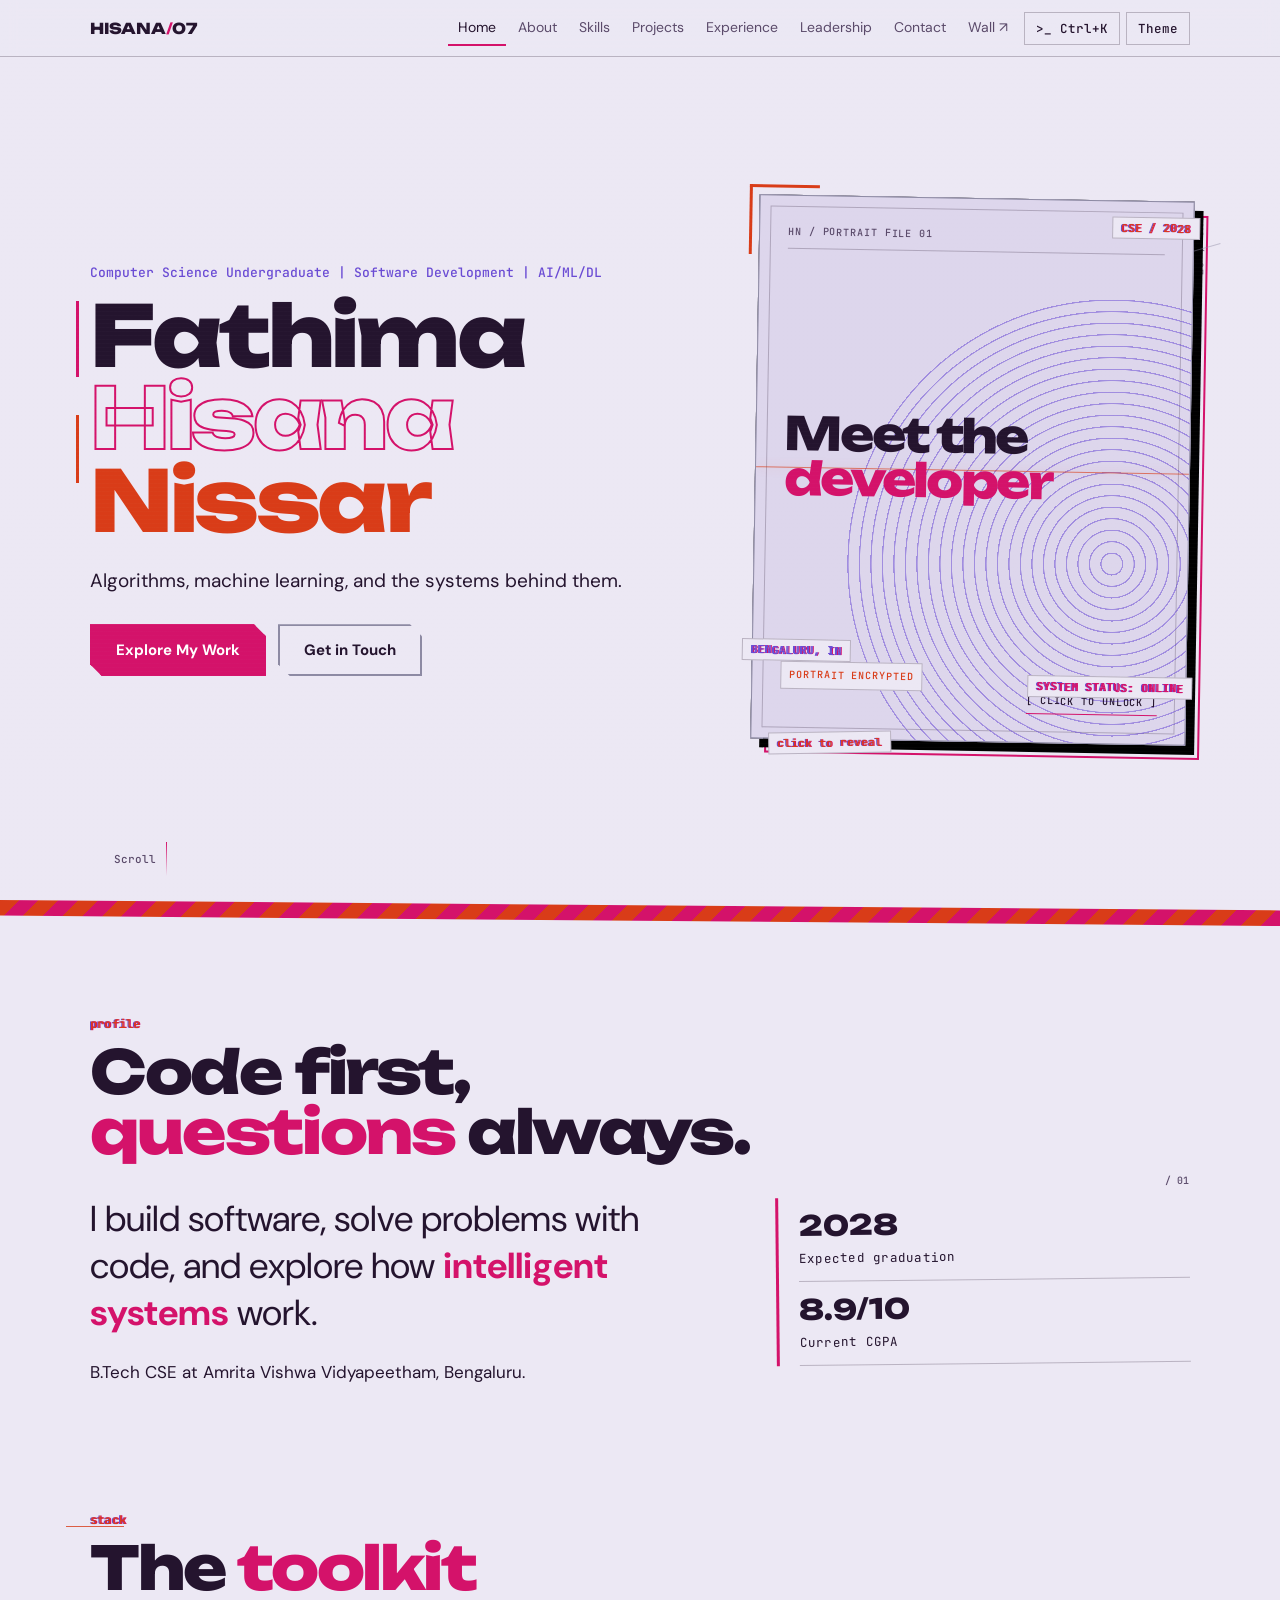
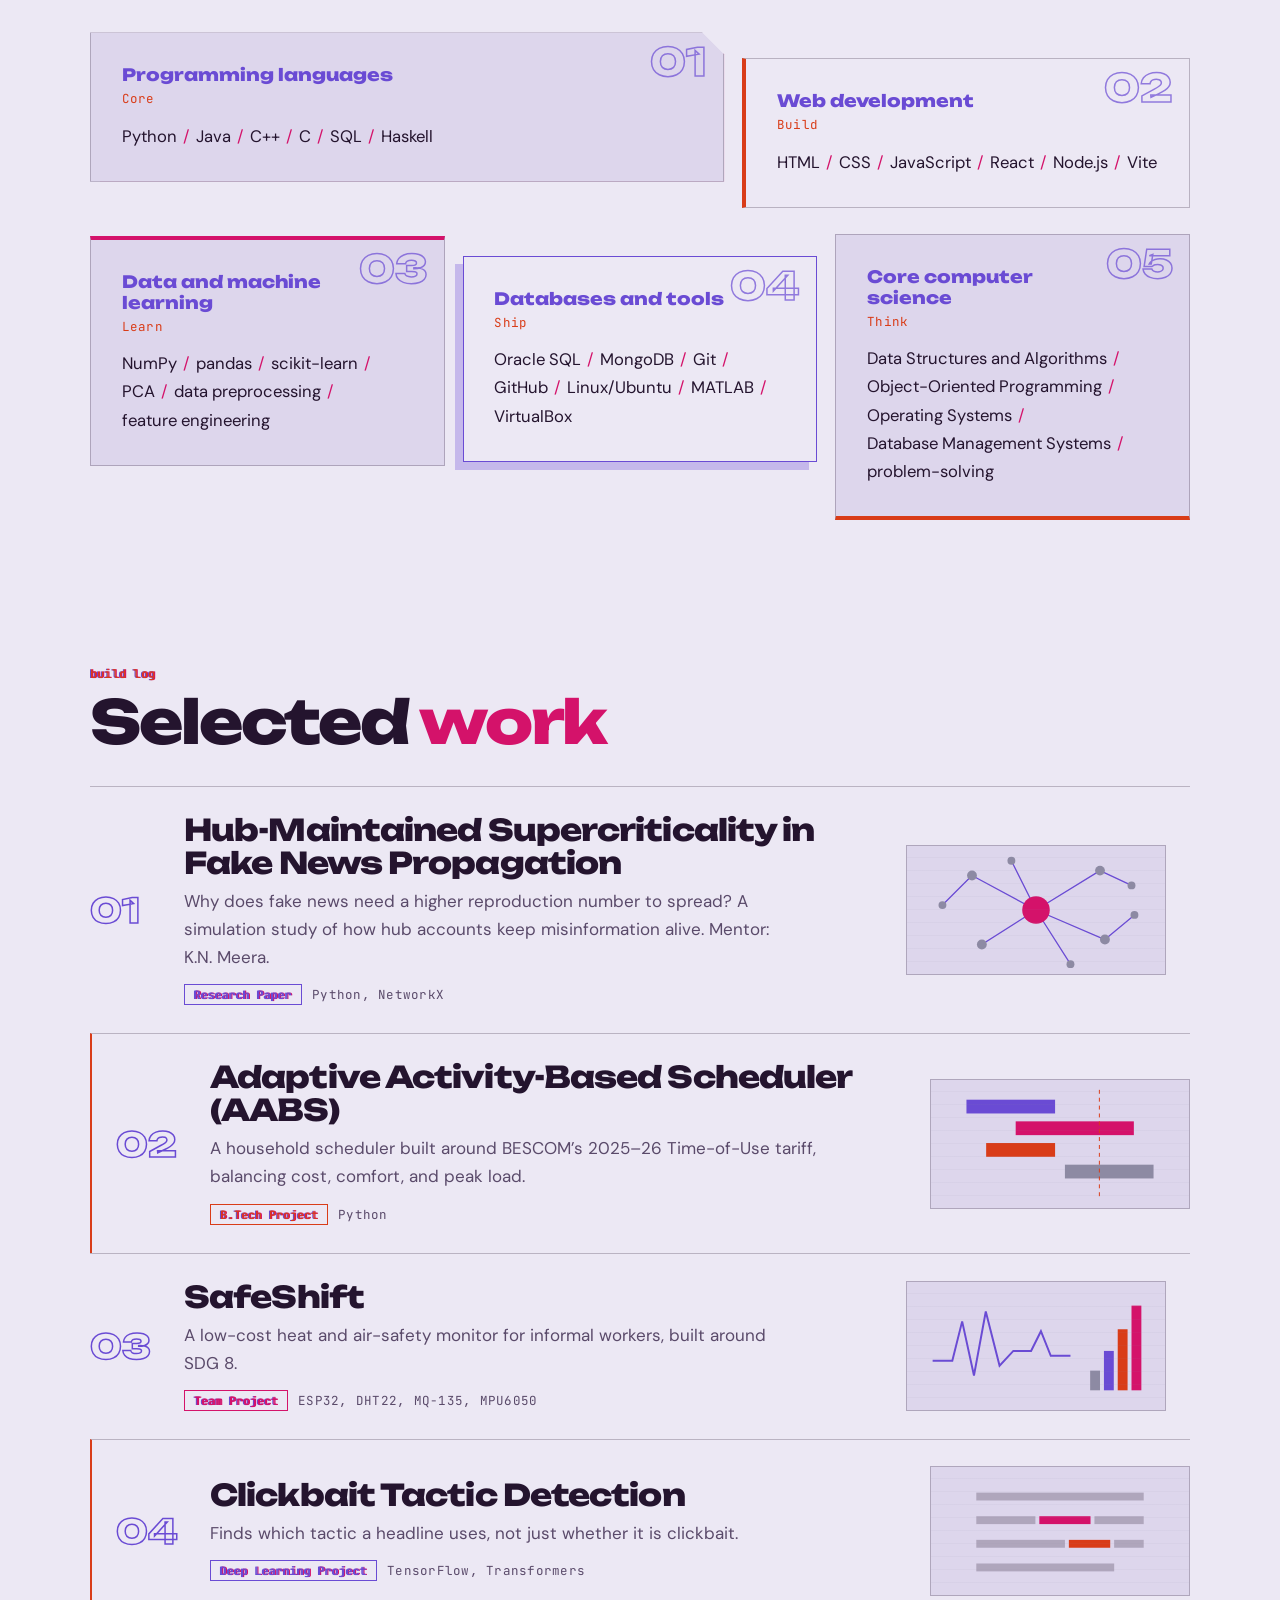
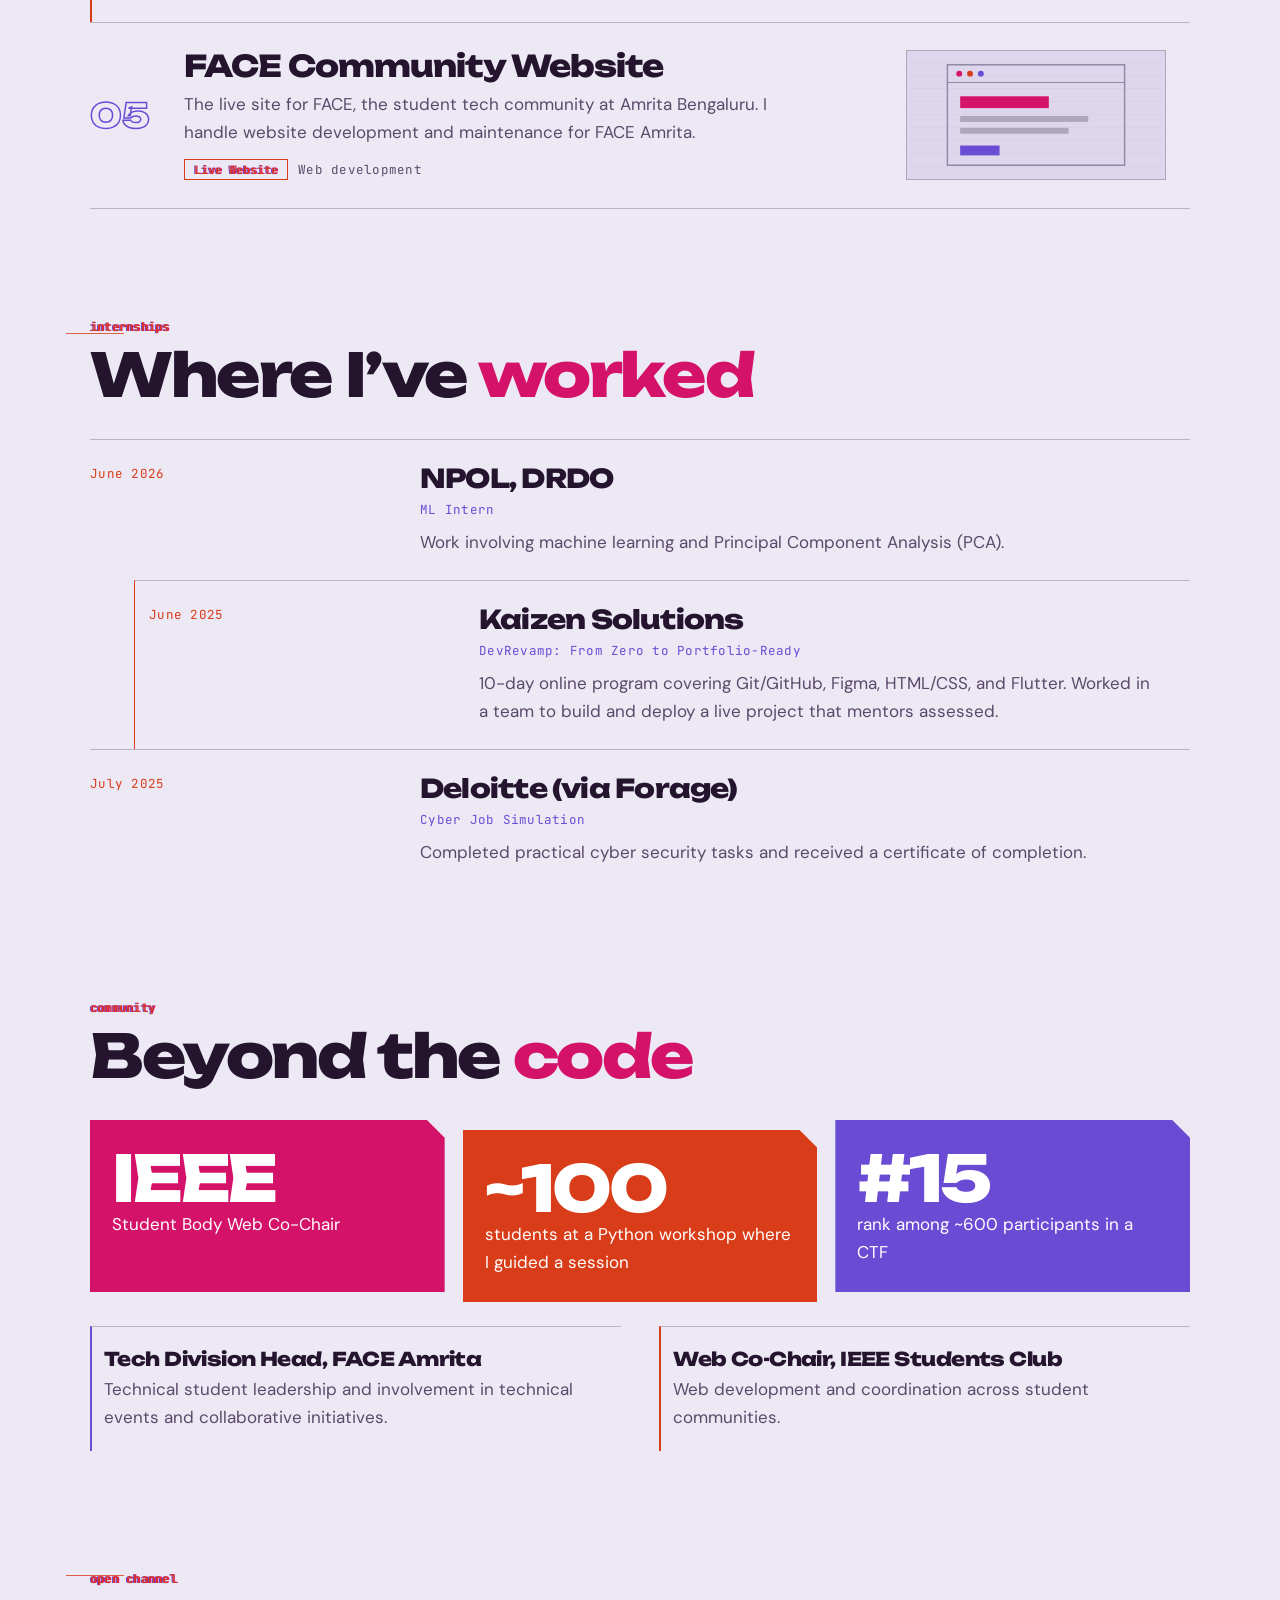
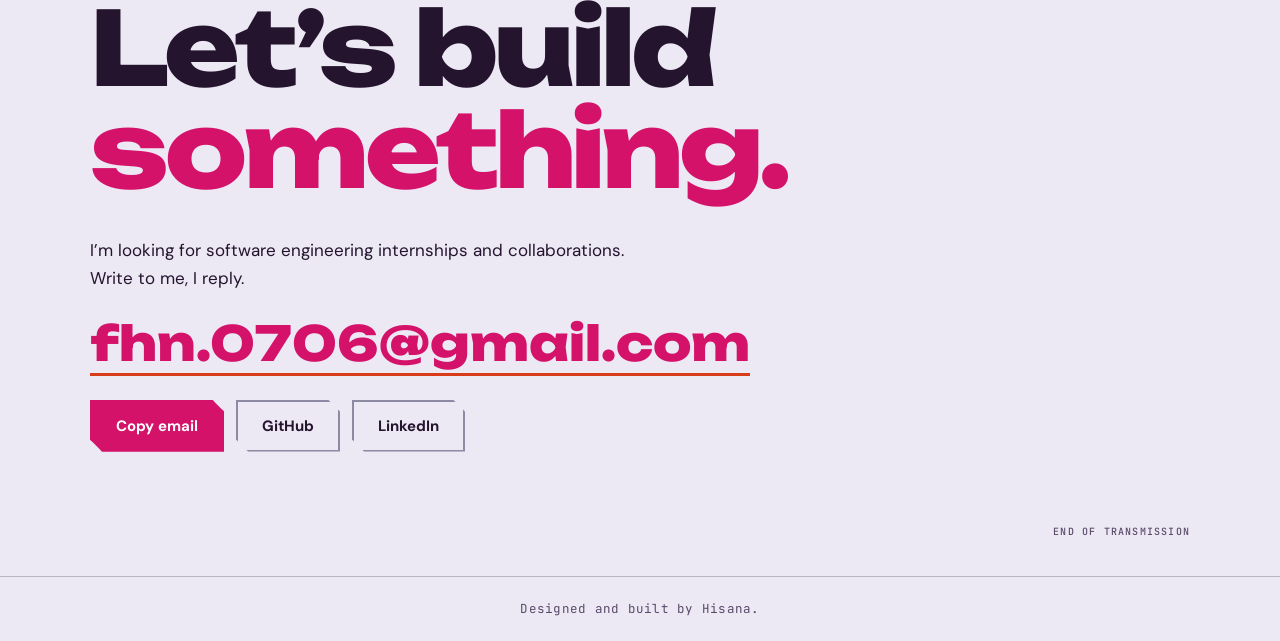
<file: repo/index.html>
<!DOCTYPE html>
<html lang="en">
<head>
<meta charset="utf-8">
<meta name="viewport" content="width=device-width, initial-scale=1, viewport-fit=cover">
<title>Fathima Hisana Nissar | Software, AI/ML/DL</title>
<meta name="description" content="Portfolio of Fathima Hisana Nissar, a Computer Science undergraduate at Amrita Vishwa Vidyapeetham, Bengaluru.">
<script>try{var t=localStorage.getItem("theme");if(!t)t=matchMedia("(prefers-color-scheme: light)").matches?"light":"dark";document.documentElement.dataset.theme=t}catch(e){document.documentElement.dataset.theme="dark"}</script>
<link rel="preconnect" href="https://fonts.googleapis.com">
<link href="https://fonts.googleapis.com/css2?family=Unbounded:wght@400;800&family=DM+Sans:ital,wght@0,400;0,500;0,700;1,400&family=JetBrains+Mono:wght@400;500&display=swap" rel="stylesheet">
<link rel="stylesheet" href="css/styles.css">
<link rel="icon" href="favicon.ico" sizes="any">
<link rel="icon" type="image/png" sizes="48x48" href="favicon-48.png">
<link rel="icon" type="image/png" sizes="192x192" href="favicon-192.png">
<link rel="apple-touch-icon" href="apple-touch-icon.png">
<script type="application/ld+json">{"@context":"https://schema.org","@type":"WebSite","name":"Hisana","alternateName":"Fathima Hisana Nissar","url":"https://hisana.runs-at.dev/"}</script>
</head>
<body>
<div class="boot" id="boot" role="status" aria-label="Portfolio initialization">
  <div class="boot-frame">
    <div class="boot-top"><span>HN / SYSTEM INIT</span><span>BUILD 07</span></div>
    <p class="boot-kicker">INTERFACE INITIALIZATION <span>///</span> VISUAL MODULES</p>
    <div class="boot-title" aria-hidden="true">SYSTEM<span>_</span></div>
    <div class="boot-log" aria-live="polite"><span>01</span> initializing interface <b>OK</b><br><span>02</span> loading visual modules <b>OK</b><br><span>03</span> establishing connection <b class="boot-live">READY</b></div>
    <div class="boot-track"><i></i></div>
    <button class="boot-skip" id="bootSkip" type="button">SKIP INTRO ↗</button>
  </div>
</div>
<div id="bars" aria-hidden="true"><i></i><i></i><i></i><i></i></div>
<header class="nav"><div class="wrap">
<a class="logo" href="#home">HISANA<i>/</i>07</a>
<nav class="links" id="links" aria-label="Main">
<a href="#home" class="on">Home</a><a href="#about">About</a><a href="#skills">Skills</a><a href="#projects">Projects</a><a href="#experience">Experience</a><a href="#leadership">Leadership</a><a href="#contact">Contact</a><a href="wall.html">Wall ↗</a>
</nav>
<button class="ib" id="ot" aria-label="Open command interface">&gt;_ Ctrl+K</button>
<button class="ib" id="th" aria-label="Toggle light and dark theme">Theme</button>
<button class="ib" id="burger" aria-expanded="false" aria-controls="links" aria-label="Open menu">Menu</button>
</div></header>

<main>
<div class="wrap">
<div class="hero" id="home">
<div>
<p class="role">Computer Science Undergraduate | Software Development | AI/ML/DL</p>
<h1 id="h1"><span class="gl" data-t="Fathima">Fathima</span><span class="gl o" data-t="Hisana">Hisana</span><span class="gl c" data-t="Nissar">Nissar</span></h1>
<p class="intro">Algorithms, machine learning, and the systems behind them.</p>
<div class="cta"><a class="btn" href="#projects">Explore My Work</a><a class="btn o" href="#contact">Get in Touch</a></div>
</div>
<div class="por locked" id="por" role="button" tabindex="0" aria-label="Unlock portrait: Meet the developer"><div class="f" aria-hidden="true"></div><div class="portrait-lock" aria-hidden="false"><span class="lock-index">HN / PORTRAIT FILE 01</span><h2>Meet the<br><em>developer</em></h2><div class="lock-rings" aria-hidden="true"></div><span class="lock-status">PORTRAIT ENCRYPTED</span><span class="lock-action">[ CLICK TO UNLOCK ]</span></div><div class="portrait-caption">FATHIMA HISANA NISSAR <span>///</span> CSE / 2028</div><div class="o1"></div><div class="o2"></div>
<span class="tag t1" aria-hidden="true">CSE / 2028</span><span class="tag t2" aria-hidden="true">BENGALURU, IN</span><span class="tag t3" aria-hidden="true">SYSTEM STATUS: ONLINE</span><span class="tag t4" aria-hidden="true">click to reveal</span></div>
<div class="cue">Scroll</div>
</div>
</div>
<div class="band" aria-hidden="true"></div>

<div class="wrap">
<section id="about"><span class="eyebrow m">profile</span><h2>Code first,<br><em>questions</em> always.</h2>
<div class="about">
<div>
<p class="big">I build software, solve problems with code, and explore how <b>intelligent systems</b> work.</p>
<p>B.Tech CSE at Amrita Vishwa Vidyapeetham, Bengaluru.</p>
</div>
<div class="ed"><div><b>2028</b><span class="m">Expected graduation</span></div><div><b>8.9/10</b><span class="m">Current CGPA</span></div></div>
</div></section>

<section id="skills"><span class="eyebrow m">stack</span><h2>The <em>toolkit</em></h2>
<div class="sk" id="skg"></div></section>

<section id="projects"><span class="eyebrow m">build log</span><h2>Selected <em>work</em></h2>
<div id="pl"></div></section>

<section id="experience"><span class="eyebrow m">internships</span><h2>Where I’ve <em>worked</em></h2>
<div id="exl"></div></section>

<section id="leadership"><span class="eyebrow m">community</span><h2>Beyond the <em>code</em></h2>
<div class="nums" id="nm"></div>
<div class="lead" id="ll"></div></section>

<section id="contact"><span class="eyebrow m">open channel</span><h2>Let’s build<br><em>something.</em></h2>
<p style="max-width:32em">I’m looking for software engineering internships and collaborations. Write to me, I reply.</p>
<a class="mail" href="mailto:fhn.0706@gmail.com" id="mail">fhn.0706@gmail.com</a>
<div class="cl"><button class="btn" id="cp">Copy email</button><a class="btn o" href="https://github.com/Hisana-07" target="_blank" rel="noopener">GitHub</a><a class="btn o" href="https://linkedin.com/in/hisana-nissar-736b7936b" target="_blank" rel="noopener">LinkedIn</a></div>
<p class="m" id="cps" role="status" style="margin-top:14px;color:var(--lil)"></p>
</section>
</div>
</main>
<footer class="m">Designed and built by Hisana.</footer>

<dialog id="dlg"><span class="st" id="ds"></span><h3 id="dt"></h3><div id="demo"></div><ul id="dl"></ul><p class="m" id="dg" style="color:var(--lil)"></p><p id="dk"></p><form method="dialog"><button class="btn">Close</button></form></dialog>

<div id="term" aria-hidden="true"><div class="tp" role="dialog" aria-label="Command interface">
<header><span class="m">hisana@portfolio: ~</span><button id="ct">Close (Esc)</button></header>
<div id="out" aria-live="polite"></div><div id="sug"></div>
<div id="line"><span>$</span><input id="cmd" autocomplete="off" autocapitalize="off" spellcheck="false" aria-label="Command"></div>
</div></div>
<script src="js/data.js"></script>
<script src="js/main.js"></script>
</body>
</html>
</file>
<file: repo/css/styles.css>
:root{--bg:#17131D;--bg2:#24202A;--ink:#F4EAF2;--mute:#b6abc2;--mag:#FF3D91;--cor:#FF684A;--lil:#B8A1FF;--sil:#D3D3DF;--line:rgba(211,211,223,.22);--on:#17131D;--pimg:url(../assets/portrait.webp);
--d:"Unbounded","Arial Black",sans-serif;--b:"DM Sans",system-ui,sans-serif;--m:"JetBrains Mono",ui-monospace,monospace;
box-sizing:border-box;padding-top:env(safe-area-inset-top,0px);padding-bottom:env(safe-area-inset-bottom,0px)}
:root[data-theme="light"]{--bg:#ECE8F4;--bg2:#DDD6EC;--ink:#24142E;--mute:#5a4a6a;--mag:#D4126A;--cor:#D93C18;--lil:#6A4BD4;--sil:#8d8aa3;--line:rgba(36,20,46,.25);--on:#fff}
*{box-sizing:border-box}
html{scroll-behavior:smooth;scroll-padding-top:80px}
body{margin:0;background:var(--bg);color:var(--ink);font:400 17px/1.65 var(--b);overflow-x:hidden}
body::after{content:"";position:fixed;inset:0;pointer-events:none;z-index:60;background:repeating-linear-gradient(0deg,rgba(255,255,255,.025) 0 1px,transparent 1px 4px);opacity:.6}
a{color:var(--mag)}
:focus-visible{outline:3px solid var(--lil);outline-offset:3px}
.m{font-family:var(--m);font-size:12.5px;letter-spacing:.02em}
.wrap{max-width:1180px;margin:0 auto;padding:0 24px}
header.nav{position:fixed;top:0;left:0;right:0;z-index:40;padding-top:env(safe-area-inset-top,0px);background:color-mix(in srgb,var(--bg) 85%,transparent);backdrop-filter:blur(8px);border-bottom:1px solid var(--line)}
.nav .wrap{display:flex;align-items:center;gap:6px;height:56px}
.logo{font:800 15px var(--d);margin-right:auto;color:var(--ink);text-decoration:none}
.logo i{color:var(--mag);font-style:normal}
.links{display:flex;gap:2px}
.links a{color:var(--mute);text-decoration:none;font-size:14px;padding:6px 10px}
.links a:hover,.links a.on{color:var(--ink);box-shadow:inset 0 -2px var(--mag)}
.ib{background:transparent;border:1px solid var(--line);color:var(--ink);font:500 12.5px var(--m);padding:7px 11px;cursor:pointer}
.ib:hover{border-color:var(--mag);color:var(--mag)}
#burger{display:none}
.hero{min-height:100vh;display:grid;grid-template-columns:1.35fr 1fr;gap:36px;align-items:center;padding:110px 0 70px;position:relative}
h1{font:800 clamp(34px,6.6vw,92px)/.98 var(--d);letter-spacing:-.04em;margin:0 0 22px}
h1 span{display:block}
h1 .o{color:transparent;-webkit-text-stroke:2px var(--mag)}
h1 .c{color:var(--cor)}
.gl{position:relative}
.gl::before,.gl::after{content:attr(data-t);position:absolute;left:0;top:0;width:100%;opacity:0;pointer-events:none;-webkit-text-stroke:0}
.gl::before{color:var(--mag)}.gl::after{color:var(--lil)}
.gl.go{animation:gB .5s steps(1)}
.gl.go::before{animation:gA .5s steps(1) both}
.gl.go::after{animation:gC .5s steps(1) both}
@keyframes gB{0%{text-shadow:5px 0 var(--cor);transform:translateX(-4px)}16%{text-shadow:-4px 2px var(--cor);transform:translateX(5px) skewX(-6deg);opacity:.8}32%{text-shadow:3px 0 var(--cor);transform:translateX(-2px);opacity:1}48%{opacity:.6;transform:translateX(3px)}64%{text-shadow:-3px 0 var(--cor);transform:none;opacity:1}82%{text-shadow:2px 0 var(--cor)}100%{text-shadow:none;transform:none;opacity:1}}
@keyframes gA{0%{opacity:1;clip-path:inset(8% 0 72% 0);transform:translate(-9px,0)}16%{clip-path:inset(58% 0 12% 0);transform:translate(8px,-2px)}32%{clip-path:inset(30% 0 44% 0);transform:translate(-6px,0)}48%{clip-path:inset(76% 0 4% 0);transform:translate(7px,0)}64%{clip-path:inset(0 0 86% 0);transform:translate(-4px,0)}82%{clip-path:inset(40% 0 40% 0);transform:translate(3px,0)}100%{opacity:0;clip-path:inset(0);transform:none}}
@keyframes gC{0%{opacity:1;clip-path:inset(66% 0 10% 0);transform:translate(9px,0)}16%{clip-path:inset(14% 0 66% 0);transform:translate(-8px,2px)}32%{clip-path:inset(48% 0 28% 0);transform:translate(6px,0)}48%{clip-path:inset(4% 0 80% 0);transform:translate(-7px,0)}64%{clip-path:inset(82% 0 0 0);transform:translate(4px,0)}82%{clip-path:inset(24% 0 56% 0);transform:translate(-3px,0)}100%{opacity:0;clip-path:inset(0);transform:none}}
#bars{position:fixed;inset:0;pointer-events:none;z-index:70;overflow:hidden}
#bars i{position:absolute;left:0;right:0;top:0;opacity:0}
#bars i:nth-child(1){height:4px;background:var(--mag)}#bars i:nth-child(2){height:9px;background:var(--cor)}#bars i:nth-child(3){height:3px;background:var(--lil)}#bars i:nth-child(4){height:6px;background:var(--sil)}
body.breach #bars i{animation:sw .6s linear both}
body.breach #bars i:nth-child(2){animation-delay:.07s}body.breach #bars i:nth-child(3){animation-delay:.14s}body.breach #bars i:nth-child(4){animation-delay:.04s}
@keyframes sw{0%{transform:translateY(-4vh);opacity:0}10%{opacity:.9}90%{opacity:.9}100%{transform:translateY(104vh);opacity:0}}
.por .sl{opacity:0;pointer-events:none}
body.breach .por .sl{animation:sl .6s steps(1) both}
@keyframes sl{0%{opacity:1;transform:translateX(var(--x))}25%{transform:translateX(calc(var(--x) * -.8))}50%{transform:translateX(calc(var(--x) * .5))}75%{transform:translateX(calc(var(--x) * -.2))}100%{opacity:0;transform:none}}
body.breach .role,body.breach .intro,body.breach .logo{animation:gX .6s steps(1)}
@keyframes gX{0%{transform:translateX(-5px);text-shadow:3px 0 var(--mag),-3px 0 var(--lil)}20%{transform:translateX(6px);text-shadow:-4px 0 var(--cor),3px 0 var(--lil)}40%{transform:translateX(-3px);text-shadow:3px 0 var(--mag)}60%{transform:translateX(4px)}80%{transform:translateX(-1px);text-shadow:2px 0 var(--lil)}100%{transform:none;text-shadow:none}}
.logo{display:inline-block}
.por .t4{bottom:-12px;left:22px;color:var(--cor)}
.por .tag,.eyebrow,.st{text-shadow:1px 0 var(--mag),-1px 0 var(--lil)}
.demo{border:1px solid var(--line);background:var(--bg2);padding:14px;margin:0 0 18px}
.dc{display:flex;gap:8px;flex-wrap:wrap;margin:6px 0}
.dm{margin:8px 0 0;color:var(--lil)}
.demo input[type=text]{width:100%;background:var(--bg);color:var(--ink);border:1px solid var(--line);padding:10px;font:inherit}
.demo input[type=range]{width:100%;accent-color:var(--mag);display:block}
.demo label{display:block;margin:10px 0 2px;font-size:14px}
.sr{display:grid;grid-template-columns:104px 1fr;gap:8px;align-items:center;margin:5px 0;font-size:13px}
.sr .tr{height:20px;position:relative;border:1px solid var(--line);background:linear-gradient(90deg,transparent 75%,color-mix(in srgb,var(--mag) 30%,transparent) 75% 91.67%,transparent 91.67%)}
.sr .bar{position:absolute;top:2px;bottom:2px;background:var(--cor);transition:left .5s,width .5s}
.lv{display:inline-block;padding:3px 12px;font:700 14px var(--m);background:var(--lil);color:var(--on)}
.lv.l1{background:var(--sil)}.lv.l2{background:var(--cor)}.lv.l3{background:var(--mag)}
.stp{display:flex;gap:6px;flex-wrap:wrap;margin-top:8px}
.stp span{font:500 12px var(--m);padding:3px 8px;border:1px solid var(--line);color:var(--mute)}
.stp span.on{border-color:var(--mag);color:var(--mag)}
.tg{display:inline-block;font:500 12.5px var(--m);padding:3px 10px;margin:4px 6px 0 0;background:var(--mag);color:var(--on)}
.tr .bar,.ib{touch-action:manipulation}
dialog form{margin-top:18px}
.hit{animation:gH .4s steps(1)}
@keyframes gH{0%{transform:translateX(-6px);text-shadow:4px 0 var(--mag),-4px 0 var(--lil)}33%{transform:translateX(5px);text-shadow:-3px 0 var(--cor)}66%{transform:translateX(-2px)}100%{transform:none;text-shadow:none}}
@keyframes gH2{0%{text-shadow:3px 0 var(--mag),-3px 0 var(--lil);transform:translateX(2px)}50%{text-shadow:-3px 0 var(--cor),3px 0 var(--lil);transform:translateX(-2px)}100%{text-shadow:none;transform:none}}
.tp header.fl{animation:gH2 .22s steps(1)}
.role{font:500 13px var(--m);color:var(--lil);margin:0 0 14px}
.intro{font-size:19px;max-width:30em;margin:0 0 28px}
.cta{display:flex;gap:12px;flex-wrap:wrap}
.btn{font:700 15px var(--b);padding:14px 24px;border:2px solid var(--mag);background:var(--mag);color:var(--on);text-decoration:none;cursor:pointer;clip-path:polygon(0 0,calc(100% - 12px) 0,100% 12px,100% 100%,12px 100%,0 calc(100% - 12px))}
.btn.o{background:transparent;color:var(--ink);border-color:var(--sil)}
.btn:hover{background:var(--cor);border-color:var(--cor);color:var(--on)}
.por{cursor:pointer;position:relative;aspect-ratio:4/5;max-width:420px;justify-self:end;width:100%}
.por .f{position:absolute;inset:0;background:var(--pimg) center top/cover no-repeat,var(--bg2);border:1px solid var(--sil)}
:root[data-theme="light"] .por .f{border:2px solid var(--ink);box-shadow:9px 9px 0 var(--lil)}
.por .o1{position:absolute;inset:14px -14px -14px 14px;border:2px solid var(--mag);z-index:-1}
.por .o2{position:absolute;top:-10px;left:-10px;width:70px;height:70px;border-top:3px solid var(--cor);border-left:3px solid var(--cor)}
.por .tag{position:absolute;font:500 11px var(--m);background:var(--bg);border:1px solid var(--line);padding:3px 8px;z-index:2}
.por .t1{top:16px;right:-8px;color:var(--cor)}.por .t2{top:auto;bottom:78px;left:-14px;color:var(--lil)}.por .t3{bottom:46px;right:-10px;color:var(--mag)}
.cue{position:absolute;bottom:24px;left:24px;font:500 11px var(--m);color:var(--mute);display:flex;align-items:center;gap:10px}
.cue::after{content:"";width:1px;height:34px;background:linear-gradient(var(--mag),transparent);animation:dr 1.6s ease-in-out infinite}
@keyframes dr{50%{transform:scaleY(.4);transform-origin:top}}
.band{height:26px;background:repeating-linear-gradient(-45deg,var(--mag) 0 14px,var(--cor) 14px 28px);clip-path:polygon(0 0,100% 40%,100% 100%,0 60%)}
section{padding:90px 0 20px}
h2{font:800 clamp(30px,5vw,60px)/1 var(--d);letter-spacing:-.04em;margin:0 0 34px}
h2 em{font-style:normal;color:var(--mag)}
.eyebrow{font:500 12px var(--m);color:var(--cor);display:block;margin-bottom:10px}
.about{display:grid;grid-template-columns:1.4fr 1fr;gap:48px}
.about p{margin:0 0 16px}
.about .big{font:400 clamp(22px,2.6vw,30px)/1.3 var(--b);margin-bottom:22px}
.about .big b{color:var(--mag)}
.ed{border-left:3px solid var(--mag);padding-left:20px}
.ed div{padding:10px 0;border-bottom:1px solid var(--line)}
.ed b{font:800 28px var(--d);display:block}
.sk{display:grid;grid-template-columns:repeat(6,1fr);gap:0;border:1px solid var(--line)}
.sk div{padding:22px;border:1px solid var(--line);grid-column:span 2}
.sk div:nth-child(1){grid-column:span 3;background:var(--bg2)}
.sk div:nth-child(2){grid-column:span 3}
.sk div:nth-child(5){grid-column:span 4;background:var(--bg2)}
.sk h3{font:800 17px var(--d);margin:0 0 4px;color:var(--lil)}
.sk .m{color:var(--cor);display:block;margin-bottom:12px}
.sk p{margin:0;font-size:18px;line-height:1.7}
.sk p s{text-decoration:none;color:var(--mag);margin:0 6px}
.pj{display:grid;grid-template-columns:70px 1fr 230px;gap:24px;align-items:center;width:100%;text-align:left;background:transparent;color:var(--ink);border:0;border-top:1px solid var(--line);padding:26px 0;cursor:pointer;font:inherit;transition:background .2s,padding .2s}
.pj:last-child{border-bottom:1px solid var(--line)}
.pj:hover{background:var(--bg2);padding-left:14px}
.pj .n{font:800 34px var(--d);color:transparent;-webkit-text-stroke:1.5px var(--lil)}
.pj h3{font:800 clamp(20px,2.6vw,30px)/1.1 var(--d);letter-spacing:-.03em;margin:0 0 8px}
.pj:hover h3{animation:gH2 .3s steps(1)}
.pj p{margin:0 0 8px;color:var(--mute);max-width:36em}
.st{font:500 11.5px var(--m);display:inline-block;padding:2px 9px;border:1px solid var(--cor);color:var(--cor);margin-right:10px}
.st.r{border-color:var(--lil);color:var(--lil)}.st.p{border-color:var(--mag);color:var(--mag)}
.gx{height:130px;border:1px solid var(--line);background:var(--bg2);display:grid;place-items:center;overflow:hidden}
.gx svg{width:100%;height:100%}
.ex{display:grid;grid-template-columns:200px 1fr;gap:10px 30px;padding:24px 0;border-top:1px solid var(--line)}
.ex h3{margin:0;font:800 clamp(19px,2.2vw,26px)/1.15 var(--d);letter-spacing:-.03em}
.ex .w{color:var(--cor)}
.ex p{margin:6px 0 0;color:var(--mute);max-width:40em}
.nums{display:grid;grid-template-columns:repeat(3,1fr);gap:18px;margin-bottom:34px}
.nums div{padding:26px 22px;background:var(--mag);color:var(--on);clip-path:polygon(0 0,calc(100% - 18px) 0,100% 18px,100% 100%,0 100%)}
.nums div:nth-child(2){background:var(--cor)}.nums div:nth-child(3){background:var(--lil)}
.nums b{font:800 clamp(38px,5vw,66px)/1 var(--d);display:block;letter-spacing:-.05em}
.lead{display:grid;grid-template-columns:repeat(2,1fr);gap:0 36px}
.lead div{padding:20px 0;border-top:1px solid var(--line)}
.lead h3{margin:0 0 4px;font:800 19px var(--d);letter-spacing:-.03em}
.lead p{margin:0;color:var(--mute)}
#contact{text-align:left;padding:100px 0 110px}
#contact h2{font-size:clamp(34px,8vw,110px)}
.mail{display:inline-block;font:800 clamp(18px,3.6vw,44px)/1.2 var(--d);color:var(--mag);word-break:break-all;margin:6px 0 24px;text-decoration:none;border-bottom:3px solid var(--cor)}
.cl{display:flex;gap:12px;flex-wrap:wrap}
footer{border-top:1px solid var(--line);padding:22px 24px;color:var(--mute);text-align:center}
dialog{background:var(--bg);color:var(--ink);border:1px solid var(--sil);max-width:720px;width:calc(100% - 32px);max-height:92vh;overflow:auto;padding:30px;font:inherit;box-shadow:10px 10px 0 var(--mag)}
dialog::backdrop{background:rgba(10,6,16,.7)}
dialog h3{font:800 24px/1.15 var(--d);margin:8px 0 12px;letter-spacing:-.03em}
dialog li{margin-bottom:8px}
#term{position:fixed;inset:0;z-index:80;background:rgba(10,6,16,.78);display:none;align-items:flex-end;justify-content:center}
#term.show{display:flex}
.tp{width:min(760px,100%);height:min(70vh,520px);background:#17131D;color:#F4EAF2;border:1px solid #D3D3DF;border-bottom:0;display:flex;flex-direction:column;box-shadow:0 -8px 0 #FF3D91;padding-bottom:env(safe-area-inset-bottom,0px)}
.tp header{display:flex;justify-content:space-between;align-items:center;padding:10px 16px;border-bottom:1px solid rgba(211,211,223,.22);color:#b6abc2}
.tp header button{background:none;border:1px solid rgba(211,211,223,.3);color:#F4EAF2;padding:6px 12px;font:500 12.5px var(--m);cursor:pointer;min-height:36px}
#out{flex:1;overflow:auto;padding:14px 16px;white-space:pre-wrap;font:400 14px/1.55 var(--m)}
#out a{color:#FF3D91}.pp{color:#FF3D91}.mm{color:#b6abc2}.cc{color:#FF684A}
#sug{display:flex;gap:6px;flex-wrap:wrap;padding:0 16px 8px}
#sug button{background:transparent;border:1px solid rgba(184,161,255,.5);color:#B8A1FF;font:500 12px var(--m);padding:4px 9px;cursor:pointer}
#line{display:flex;gap:8px;padding:12px 16px;border-top:1px solid rgba(211,211,223,.22);font:400 15px var(--m)}
#line span{color:#FF3D91}
#cmd{flex:1;background:none;border:0;color:#F4EAF2;font:inherit;outline:none;caret-color:#FF3D91;min-height:28px}
@media (max-width:860px){
.links{display:none;position:absolute;top:100%;left:0;right:0;flex-direction:column;background:var(--bg);border-bottom:1px solid var(--line);padding:8px 24px 14px}
.links.open{display:flex}.links a{padding:12px 4px;font-size:17px}
#burger{display:block}
.hero,.about{grid-template-columns:1fr}.por{justify-self:start;max-width:300px;margin:20px 14px 0 0}
.sk{grid-template-columns:1fr}.sk div,.sk div:nth-child(n){grid-column:auto}
.pj{grid-template-columns:44px 1fr}.pj .gx{grid-column:1/-1}
.ex,.lead,.nums{grid-template-columns:1fr}
.cue{display:none}
}
@media (prefers-reduced-motion:reduce){html{scroll-behavior:auto}.cue::after{animation:none}.pj{transition:none}
.gl.go,.gl.go::before,.gl.go::after,.hit,.pj:hover h3,body.breach .role,body.breach .intro,body.breach .logo,.tp header.fl,#bars i,.por .sl{animation:none!important}
.gl.go{text-shadow:3px 0 var(--mag),-3px 0 var(--lil)}
body.breach .role,body.breach .intro,body.breach .logo{text-shadow:3px 0 var(--mag),-3px 0 var(--lil)}
body.breach #bars,.por .sl{display:none}
body.breach .por .f{outline:3px solid var(--mag);outline-offset:-3px}}


/* Ordered-chaos refinement: use existing tokens only. */
.boot{position:fixed;inset:0;z-index:100;background:var(--bg);color:var(--ink);display:grid;place-items:center;padding:24px;overflow:hidden;transition:opacity .45s ease,visibility .45s ease}
.boot::before{content:"";position:absolute;inset:0;pointer-events:none;background:repeating-linear-gradient(0deg,transparent 0 3px,color-mix(in srgb,var(--sil) 10%,transparent) 3px 4px);opacity:.75}
.boot::after{content:"";position:absolute;left:-10%;top:43%;width:120%;height:2px;background:var(--mag);opacity:.8;box-shadow:0 0 18px var(--mag);animation:boot-sweep 1.1s steps(5,end) both}
.boot.done{opacity:0;visibility:hidden;pointer-events:none}
.boot-frame{position:relative;width:min(720px,100%);border:1px solid var(--line);padding:clamp(22px,5vw,54px);box-shadow:10px 10px 0 var(--mag),-5px -5px 0 var(--lil);isolation:isolate}
.boot-frame::before{content:"";position:absolute;inset:12px -8px -8px 12px;border:1px solid var(--cor);z-index:-1;pointer-events:none}
.boot-top,.boot-log{font:500 11px/1.8 var(--m);letter-spacing:.06em}
.boot-top{display:flex;justify-content:space-between;gap:16px;border-bottom:1px solid var(--line);padding-bottom:12px;color:var(--mute)}
.boot-kicker{font:500 11px var(--m);letter-spacing:.12em;color:var(--cor);margin:30px 0 8px}
.boot-kicker span{color:var(--mag)}
.boot-title{font:800 clamp(42px,12vw,112px)/.95 var(--d);letter-spacing:-.07em;position:relative;width:max-content;max-width:100%;text-shadow:3px 0 var(--mag),-3px 0 var(--lil);animation:boot-jitter .24s steps(2,end) 3}
.boot-title span{color:var(--mag);animation:boot-cursor .7s steps(1,end) infinite}
.boot-log{margin:30px 0 20px;color:var(--mute)}
.boot-log span{color:var(--lil);margin-right:12px}
.boot-log b{float:right;color:var(--mag);font-weight:500}
.boot-log .boot-live{color:var(--cor)}
.boot-track{height:3px;background:var(--line);overflow:hidden}
.boot-track i{display:block;height:100%;width:100%;background:var(--mag);transform:scaleX(0);transform-origin:left;animation:boot-load 1.15s steps(8,end) both}
.boot-skip{margin-top:20px;padding:8px 0;background:transparent;border:0;color:var(--ink);font:500 11px var(--m);text-decoration:underline;text-decoration-color:var(--cor);text-underline-offset:5px;cursor:pointer}
@keyframes boot-load{to{transform:scaleX(1)}}
@keyframes boot-cursor{50%{opacity:0}}
@keyframes boot-jitter{0%,100%{transform:translate(0)}25%{transform:translate(2px,-1px) skewX(-2deg)}50%{transform:translate(-2px,1px)}75%{transform:translate(1px,0)}}
@keyframes boot-sweep{0%{transform:translateY(-55vh) skewX(-14deg);opacity:0}18%{opacity:.9}45%{transform:translateY(4vh) skewX(8deg)}70%{transform:translateY(-2vh) skewX(-4deg)}100%{transform:translateY(60vh);opacity:0}}
.hero::before{content:"SYS / 07";position:absolute;top:24%;right:-16px;font:500 10px var(--m);letter-spacing:.16em;color:var(--mute);writing-mode:vertical-rl;opacity:.75}
.hero>div:first-child{position:relative;z-index:1}
.hero>div:first-child::before{content:"";position:absolute;z-index:-1;left:-18px;top:9%;width:3px;height:66%;background:linear-gradient(var(--mag) 0 28%,transparent 28% 42%,var(--cor) 42% 67%,transparent 67%)}
.por{transform:rotate(1deg);transition:transform .35s ease}
.por:hover{transform:rotate(0deg) translateY(-3px)}
.por .f{box-shadow:8px 8px 0 color-mix(in srgb,var(--lil) 28%,transparent)}
.por::after{content:"";position:absolute;inset:18% -8% auto 18%;height:1px;background:var(--sil);opacity:.45;transform:rotate(-17deg);pointer-events:none}
.por .t4{bottom:-14px;left:18px;right:auto;color:var(--cor);transform:rotate(-2deg)}
section{position:relative}
section:nth-of-type(even)::before{content:"";position:absolute;left:-24px;top:104px;width:clamp(22px,5vw,58px);height:1px;background:var(--cor);opacity:.8}
#about .ed{position:relative}
#about .ed::after{content:"/ 01";position:absolute;right:0;top:-20px;color:var(--mute);font:500 10px var(--m)}
#skills .sk div:nth-child(3){transform:translateY(8px)}
#skills .sk div:nth-child(5){position:relative;left:8px}
#projects .pj:nth-child(odd){padding-right:clamp(0px,2vw,24px)}
#projects .pj:nth-child(even){padding-left:clamp(0px,2vw,24px);border-left:2px solid var(--cor)}
#projects .pj .gx{position:relative}
#projects .pj .gx::after{content:"";position:absolute;inset:0;background:repeating-linear-gradient(0deg,transparent 0 12px,color-mix(in srgb,var(--sil) 12%,transparent) 12px 13px);pointer-events:none;opacity:.55}
#projects .pj:hover .gx{border-color:var(--mag);transform:translate(-3px,-2px);box-shadow:4px 4px 0 var(--lil)}
#projects .pj .gx{transition:transform .2s ease,border-color .2s ease,box-shadow .2s ease}
#experience .ex:nth-child(even){margin-left:clamp(0px,4vw,44px);padding-left:14px;border-left:1px solid var(--cor)}
#leadership .lead div:nth-child(odd){padding-left:12px;border-left:2px solid var(--lil)}
#contact{isolation:isolate}
#contact::after{content:"END OF TRANSMISSION";position:absolute;right:0;bottom:38px;color:var(--mute);font:500 10px var(--m);letter-spacing:.12em}
body.breach .hero::before{animation:signal-tick .45s steps(2,end) both}
body.breach .por .f{filter:saturate(1.18) contrast(1.08)}
body.breach .hero>div:first-child{animation:signal-tick .42s steps(2,end) both}
@keyframes signal-tick{0%{transform:translateX(0)}20%{transform:translateX(4px) skewX(-1deg)}40%{transform:translateX(-3px)}60%{transform:translateX(2px)}100%{transform:none}}
@media(max-width:860px){
 .hero::before{right:0;top:90px}
 #skills .sk div:nth-child(3),#skills .sk div:nth-child(5){transform:none;left:0}
 #projects .pj:nth-child(even){padding-left:0}
 #projects .pj:hover .gx{transform:none}
 section:nth-of-type(even)::before{left:0;top:74px}
}
@media(prefers-reduced-motion:reduce){
 .boot::after,.boot-title,.boot-title span,.boot-track i{animation:none!important}
 .boot-track i{transform:scaleX(1)}
 .boot{transition:none}
 .por,.por:hover,#projects .pj .gx{transition:none;transform:none}
 body.breach .hero>div:first-child,body.breach .hero::before{animation:none!important}
}

/* Locked portrait / print-file reveal */
.por{isolation:isolate;overflow:visible;outline:none}
.por .f{z-index:0;transition:filter .25s ease,transform .25s ease;}
.por.locked .f{filter:brightness(0) saturate(0);background-color:var(--bg2);}
.por.locked::before{content:"";position:absolute;inset:0;z-index:1;pointer-events:none;background:repeating-linear-gradient(0deg,transparent 0 3px,color-mix(in srgb,var(--sil) 12%,transparent) 3px 4px);border:1px solid var(--sil)}
.por .portrait-lock{position:absolute;inset:0;z-index:2;display:flex;flex-direction:column;align-items:flex-start;justify-content:space-between;padding:clamp(16px,3vw,28px);overflow:hidden;background:var(--bg2);border:1px solid var(--sil);transition:opacity .22s ease,transform .22s ease,clip-path .22s ease;}
.por .portrait-lock::before,.por .portrait-lock::after{content:"";position:absolute;pointer-events:none}
.por .portrait-lock::before{inset:10px;border:1px solid var(--line)}
.por .portrait-lock::after{left:0;right:0;top:50%;height:1px;background:var(--cor);opacity:.65;box-shadow:0 0 12px color-mix(in srgb,var(--cor) 45%,transparent)}
.por .lock-index,.por .lock-status,.por .lock-action,.por .portrait-caption{font:500 10px/1.6 var(--m);letter-spacing:.09em;position:relative;z-index:2}
.por .lock-index{color:var(--mute);border-bottom:1px solid var(--line);padding-bottom:8px;width:100%}
.por .portrait-lock h2{font:800 clamp(25px,4vw,46px)/.98 var(--d);letter-spacing:-.05em;margin:auto 0;position:relative;z-index:2}
.por .portrait-lock h2 em{font-style:normal;color:var(--mag)}
.por .lock-rings{position:absolute;width:125%;aspect-ratio:1;left:20%;top:17%;border-radius:50%;background:repeating-radial-gradient(circle at center,transparent 0 10px,color-mix(in srgb,var(--lil) 75%,transparent) 10.5px 11.5px);opacity:.7;transform:rotate(-13deg);pointer-events:none}
.por .lock-status{color:var(--cor);background:var(--bg);border:1px solid var(--line);padding:5px 8px}
.por .lock-action{align-self:flex-end;color:var(--ink);border-bottom:1px solid var(--mag);padding-bottom:4px}
.por .portrait-caption{position:absolute;z-index:3;left:12px;right:12px;bottom:12px;padding:5px 8px;background:var(--bg);color:var(--mute);opacity:0;transform:translateY(5px);transition:opacity .25s ease,transform .25s ease}
.por .portrait-caption span{color:var(--mag)}
.por.locked .tag{z-index:4}
.por.locked .t4{content:none}
.por.locked:hover .lock-action,.por.locked:focus-visible .lock-action{color:var(--mag)}
.por:focus-visible{outline:2px solid var(--mag);outline-offset:5px}
.por.unlocking .portrait-lock{animation:portrait-scramble .76s steps(1) both}
.por.unlocking .f{animation:portrait-image-resolve .76s steps(1) both}
.por.unlocking .portrait-caption,.por.unlocked .portrait-caption{opacity:1;transform:none}
.por.unlocked .portrait-lock{display:none}
.por.unlocked .f{filter:none;transform:none}
.por.unlocked .tag.t4{display:none}
@keyframes portrait-scramble{0%{clip-path:inset(0);transform:translateX(0);opacity:1}12%{clip-path:inset(10% 0 75% 0);transform:translateX(-7px);opacity:1}24%{clip-path:inset(58% 0 20% 0);transform:translateX(8px)}36%{clip-path:inset(30% 0 48% 0);transform:translateX(-4px)}48%{clip-path:inset(72% 0 8% 0);transform:translateX(5px)}60%{clip-path:inset(0);transform:translateX(-2px);opacity:.85}74%{clip-path:inset(0 0 0 0);transform:translateX(2px);opacity:.35}100%{clip-path:inset(0 0 100% 0);transform:translateX(0);opacity:0}}
@keyframes portrait-image-resolve{0%,20%{filter:brightness(.1) saturate(0);transform:translateX(0)}25%{filter:brightness(.7) saturate(1.4);transform:translateX(5px)}38%{filter:brightness(.4) saturate(.4);transform:translateX(-6px)}52%{filter:brightness(1.2) saturate(1.4);transform:translateX(3px)}68%{filter:brightness(.9) saturate(1.1);transform:translateX(-2px)}85%,100%{filter:none;transform:none}}
body.portrait-breach #bars i{animation:sw .72s linear both}
body.portrait-breach .por .o1{transform:translate(5px,-2px);border-color:var(--cor)}
.boot.breach-out{animation:boot-breach-out .42s steps(1) both}
.boot.breach-out::after{animation:boot-sweep .35s steps(4,end) reverse both}
@keyframes boot-breach-out{0%{clip-path:inset(0);transform:translateX(0);opacity:1}18%{clip-path:inset(18% 0 68% 0);transform:translateX(-8px);opacity:1}34%{clip-path:inset(48% 0 24% 0);transform:translateX(7px)}52%{clip-path:inset(0 0 0 0);transform:translateX(-3px);filter:hue-rotate(18deg)}70%{clip-path:inset(44% 0 42% 0);transform:translateX(5px);opacity:.9}100%{clip-path:inset(50% 0 50% 0);transform:translateX(0);opacity:0}}
@media(prefers-reduced-motion:reduce){.por.unlocking .portrait-lock,.por.unlocking .f,.boot.breach-out{animation:none!important}.por.unlocking .portrait-lock{opacity:0}.por .portrait-lock,.por .f{transition:none}}

/* Portrait interaction: no hover-triggered breach; image is not a draggable element. */
.por,.por .f,.por .sl{user-select:none;-webkit-user-select:none;-webkit-user-drag:none;}
.por .f{pointer-events:none;}
.por:not(.unlocked){cursor:pointer;}
.por.unlocked{cursor:pointer;}

/* Mobile refinement: preserve the existing theme tokens and visual identity. */
@media (max-width: 600px) {
  html { scroll-padding-top: 68px; }
  body { font-size: 16px; line-height: 1.6; }
  .wrap { padding-left: 18px; padding-right: 18px; }

  header.nav .wrap { height: 58px; gap: 6px; }
  .logo { font-size: 13px; white-space: nowrap; }
  .nav .ib { min-height: 38px; padding: 7px 8px; font-size: 11px; }
  #ot { font-size: 0; width: 38px; padding: 7px 0; }
  #ot::after { content: ">_"; font: 500 13px var(--m); }
  #th { font-size: 11px; }
  #burger { font-size: 11px; }
  .links { padding: 8px 18px 14px; max-height: calc(100dvh - 70px); overflow-y: auto; }
  .links a { min-height: 42px; display: flex; align-items: center; }

  .hero {
    min-height: auto;
    grid-template-columns: minmax(0, 1fr);
    gap: 24px;
    padding: 100px 0 54px;
  }
  .hero > div { min-width: 0; }
  .role { font-size: 11px; line-height: 1.6; max-width: 34em; }
  h1 { font-size: clamp(35px, 10.5vw, 60px); line-height: 1.02; overflow-wrap: anywhere; margin-bottom: 18px; }
  h1 span { max-width: 100%; }
  .intro { font-size: 16px; line-height: 1.65; }
  .hero .cl, .cl { gap: 8px; }
  .cl a, .cl button { max-width: 100%; }
  .por { justify-self: center; width: min(78%, 290px); margin: 8px 0 22px; }
  .por .t1 { right: -5px; }
  .por .t2 { left: -8px; }
  .por .t3 { right: -6px; }
  .por .o1 { inset: 10px -9px -10px 10px; }
  .cue { display: none; }

  section { padding: 64px 0 14px; }
  h2 { font-size: clamp(29px, 8.5vw, 44px); line-height: 1.08; margin-bottom: 24px; overflow-wrap: anywhere; }
  section:nth-of-type(even)::before { left: 0; top: 48px; width: 24px; }
  .about { grid-template-columns: minmax(0, 1fr); gap: 28px; }
  .about .big { font-size: clamp(20px, 5.8vw, 25px); }
  .ed { padding-left: 14px; }
  .ed b { font-size: 23px; }
  #about .ed::after { top: -17px; }

  .sk { grid-template-columns: minmax(0, 1fr); }
  .sk div, .sk div:nth-child(1), .sk div:nth-child(2), .sk div:nth-child(5) {
    grid-column: 1 / -1;
    min-width: 0;
    padding: 18px;
  }
  .sk h3 { font-size: 16px; overflow-wrap: anywhere; }
  .sk p { font-size: 16px; overflow-wrap: anywhere; }
  .sk p s { margin: 0 4px; }

  .pj {
    grid-template-columns: 38px minmax(0, 1fr);
    gap: 12px;
    padding: 20px 0;
    min-width: 0;
  }
  .pj > div { min-width: 0; }
  .pj .n { font-size: 25px; }
  .pj h3 { font-size: clamp(18px, 5.5vw, 24px); overflow-wrap: anywhere; }
  .pj p { font-size: 14px; line-height: 1.55; }
  .pj .gx { grid-column: 1 / -1; height: 112px; }
  #projects .pj:nth-child(even) { border-left: 0; padding-left: 0; }
  #projects .pj:nth-child(odd) { padding-right: 0; }
  #projects .pj:hover { padding-left: 0; }

  .ex, .lead, .nums { grid-template-columns: minmax(0, 1fr); gap: 8px; }
  .ex { padding: 20px 0; }
  #experience .ex:nth-child(even) { margin-left: 0; padding-left: 12px; }
  .ex h3, .lead h3 { font-size: 19px; overflow-wrap: anywhere; }
  .lead div { padding: 16px 0; }
  #leadership .lead div:nth-child(odd) { padding-left: 12px; }
  .nums { gap: 12px; }
  .nums div { padding: 20px 18px; }
  .nums b { font-size: clamp(34px, 9vw, 48px); }

  #contact { padding: 68px 0 84px; }
  #contact h2 { font-size: clamp(32px, 9vw, 48px); }
  .mail { font-size: clamp(17px, 5vw, 25px); overflow-wrap: anywhere; word-break: break-word; }
  #contact::after { bottom: 22px; font-size: 9px; }
  footer { padding: 20px 18px; font-size: 13px; }

  dialog { width: calc(100% - 24px); max-height: 88dvh; padding: 22px 18px; }
  dialog h3 { font-size: 21px; overflow-wrap: anywhere; }
  .tp { height: min(78dvh, 560px); }
  #out { padding: 12px; font-size: 12px; overflow-wrap: anywhere; }
  #sug { padding: 0 12px 8px; }
  #sug button { min-height: 34px; }
  #line { padding: 10px 12px; gap: 6px; font-size: 13px; }
  #cmd { min-width: 0; font-size: 13px; }
}

@media (max-width: 380px) {
  .wrap { padding-left: 14px; padding-right: 14px; }
  header.nav .wrap { gap: 4px; }
  .logo { font-size: 12px; }
  .nav .ib { padding-left: 6px; padding-right: 6px; }
  #ot { width: 34px; }
  h1 { font-size: clamp(32px, 10vw, 40px); }
  .por { width: min(82%, 260px); }
  .pj { grid-template-columns: 30px minmax(0, 1fr); gap: 9px; }
  .pj .n { font-size: 22px; }
}

/* ===== Layout pass: controlled chaos, responsive across phone/tablet/laptop/desktop ===== */
.wrap{padding-left:clamp(18px,4vw,40px);padding-right:clamp(18px,4vw,40px)}
@media(min-width:1500px){.wrap{max-width:1360px}body{font-size:18px}}
@media(min-width:2000px){.wrap{max-width:1560px}}
/* nav: collapse earlier so it never overflows on tablets/small laptops */
@media(min-width:1081px){.links{display:flex!important;position:static;flex-direction:row;padding:0;border:0;background:none;max-height:none}#burger{display:none!important}}
@media(max-width:1080px){
 .links{display:none;position:absolute;top:100%;left:0;right:0;flex-direction:column;background:var(--bg);border-bottom:1px solid var(--line);padding:8px clamp(18px,4vw,40px) 14px}
 .links.open{display:flex}.links a{padding:12px 4px;font-size:17px}
 #burger{display:block}
}
/* hero */
.hero{min-height:100vh;min-height:100svh;grid-template-columns:minmax(0,1.3fr) minmax(0,1fr);gap:clamp(24px,5vw,72px)}
.hero>div:first-child::before{left:-14px}
.por{max-width:clamp(260px,34vw,460px)}
.por .t1{right:-6px}.por .t2{left:-10px}.por .t3{right:-6px}
@media(max-width:860px){
 .hero{grid-template-columns:minmax(0,1fr);min-height:auto;padding:104px 0 60px}
 .por{justify-self:center;width:min(70%,340px);max-width:340px;margin:16px 0 22px;transform:rotate(1.5deg)}
 .hero>div:first-child::before{left:-10px}
}
@media(min-width:601px) and (max-width:860px){
 .hero{grid-template-columns:minmax(0,1.2fr) minmax(0,1fr);align-items:center}
 .por{width:100%;margin:10px 10px 0 0}
 h1{font-size:clamp(40px,8vw,64px)}
}
/* about */
.about{grid-template-columns:minmax(0,1.5fr) minmax(0,1fr);align-items:start;gap:clamp(24px,5vw,64px)}
.about .big{font-size:clamp(22px,3vw,36px)}
.ed{transform:rotate(-.6deg)}
@media(max-width:860px){.about{grid-template-columns:minmax(0,1fr)}.ed{transform:none;display:grid;grid-template-columns:1fr 1fr;column-gap:20px}}
/* projects */
.pj{grid-template-columns:clamp(44px,6vw,70px) minmax(0,1fr) clamp(180px,22vw,260px)}
.pj>div{min-width:0}
.pj h3{overflow-wrap:break-word}
@media(max-width:860px){.pj{grid-template-columns:44px minmax(0,1fr)}.pj .gx{grid-column:1/-1;height:130px}}
@media(max-width:600px){.pj{grid-template-columns:38px minmax(0,1fr)}}
/* experience */
.ex{grid-template-columns:minmax(0,clamp(180px,24vw,300px)) minmax(0,1fr)}
@media(max-width:700px){.ex{grid-template-columns:minmax(0,1fr)}}
/* numbers + leadership */
.nums{grid-template-columns:repeat(3,minmax(0,1fr))}
.nums div:nth-child(2){transform:translateY(10px)}
@media(max-width:700px){.nums{grid-template-columns:minmax(0,1fr)}.nums div:nth-child(2){transform:none}}
.lead{grid-template-columns:repeat(3,minmax(0,1fr));gap:0 clamp(20px,3vw,40px)}
.lead div:nth-child(n){padding:20px 0 20px 12px;border-left:0}
.lead div:nth-child(odd){border-left:2px solid var(--lil)}
.lead div:nth-child(even){border-left:2px solid var(--cor)}
@media(max-width:1000px){.lead{grid-template-columns:repeat(2,minmax(0,1fr))}.lead div:nth-child(3){grid-column:1/-1}}
@media(max-width:700px){.lead{grid-template-columns:minmax(0,1fr)}.lead div:nth-child(3){grid-column:auto}}
/* contact + misc */
.mail{font-size:clamp(17px,4vw,48px)}
#contact::after{display:none}
@media(min-width:861px){#contact::after{display:block}}
img,svg{max-width:100%}
@media(hover:none){.por:hover{transform:rotate(1deg)}}

/* Skills: controlled chaos. Irregular widths, offsets, clipped corners; text never overlapped. */
#skills .sk{display:grid;grid-template-columns:repeat(12,minmax(0,1fr));gap:44px 18px;border:0;align-items:start;padding-bottom:44px;counter-reset:sk}
#skills .sk div,#skills .sk div:nth-child(n){position:relative;counter-increment:sk;grid-column:span 4;border:1px solid var(--line);background:transparent;padding:clamp(22px,2.4vw,32px);min-width:0;left:auto;transform:none;overflow-wrap:break-word}
#skills .sk div::before{content:"0" counter(sk);position:absolute;top:10px;right:16px;font:800 clamp(26px,3vw,40px)/1 var(--d);color:transparent;-webkit-text-stroke:1.5px var(--lil);opacity:.7;pointer-events:none}
#skills .sk h3{padding-right:56px}
#skills .sk div:nth-child(1){grid-column:1/span 7;grid-row:1;background:var(--bg2);box-shadow:10px 10px 0 color-mix(in srgb,var(--mag) 35%,transparent);clip-path:polygon(0 0,calc(100% - 22px) 0,100% 22px,100% 100%,0 100%)}
#skills .sk div:nth-child(2){grid-column:8/span 5;grid-row:1;border-left:4px solid var(--cor);transform:translateY(26px)}
#skills .sk div:nth-child(3){grid-column:1/span 4;grid-row:2;border-top:4px solid var(--mag);background:var(--bg2);margin-top:10px}
#skills .sk div:nth-child(4){grid-column:5/span 4;grid-row:2;transform:translateY(30px);border-color:var(--lil);box-shadow:-8px 8px 0 color-mix(in srgb,var(--lil) 30%,transparent)}
#skills .sk div:nth-child(5){grid-column:9/span 4;grid-row:2;background:var(--bg2);border-bottom:4px solid var(--cor);transform:translateY(8px)}
#skills .sk p{font-size:clamp(15px,1.3vw,18px)}
#skills .sk p i{font-style:normal;white-space:nowrap}
@media(max-width:1000px){
 #skills .sk div:nth-child(n){grid-row:auto;transform:none;margin-top:0}
 #skills .sk div:nth-child(1){grid-column:1/span 12}
 #skills .sk div:nth-child(2){grid-column:4/span 9}
 #skills .sk div:nth-child(3){grid-column:1/span 6}
 #skills .sk div:nth-child(4){grid-column:7/span 6}
 #skills .sk div:nth-child(5){grid-column:3/span 10}
}
@media(max-width:600px){
 #skills .sk{gap:16px}
 #skills .sk div:nth-child(n){grid-column:1/-1}
 #skills .sk div:nth-child(even){margin-left:14px}
 #skills .sk div:nth-child(odd){margin-right:14px}
 #skills .sk div:nth-child(1){margin-right:0}
}

/* Leadership now has two items: keep a clean two-column row */
@media(min-width:1001px){.lead{grid-template-columns:repeat(2,minmax(0,1fr))}}
</file>
